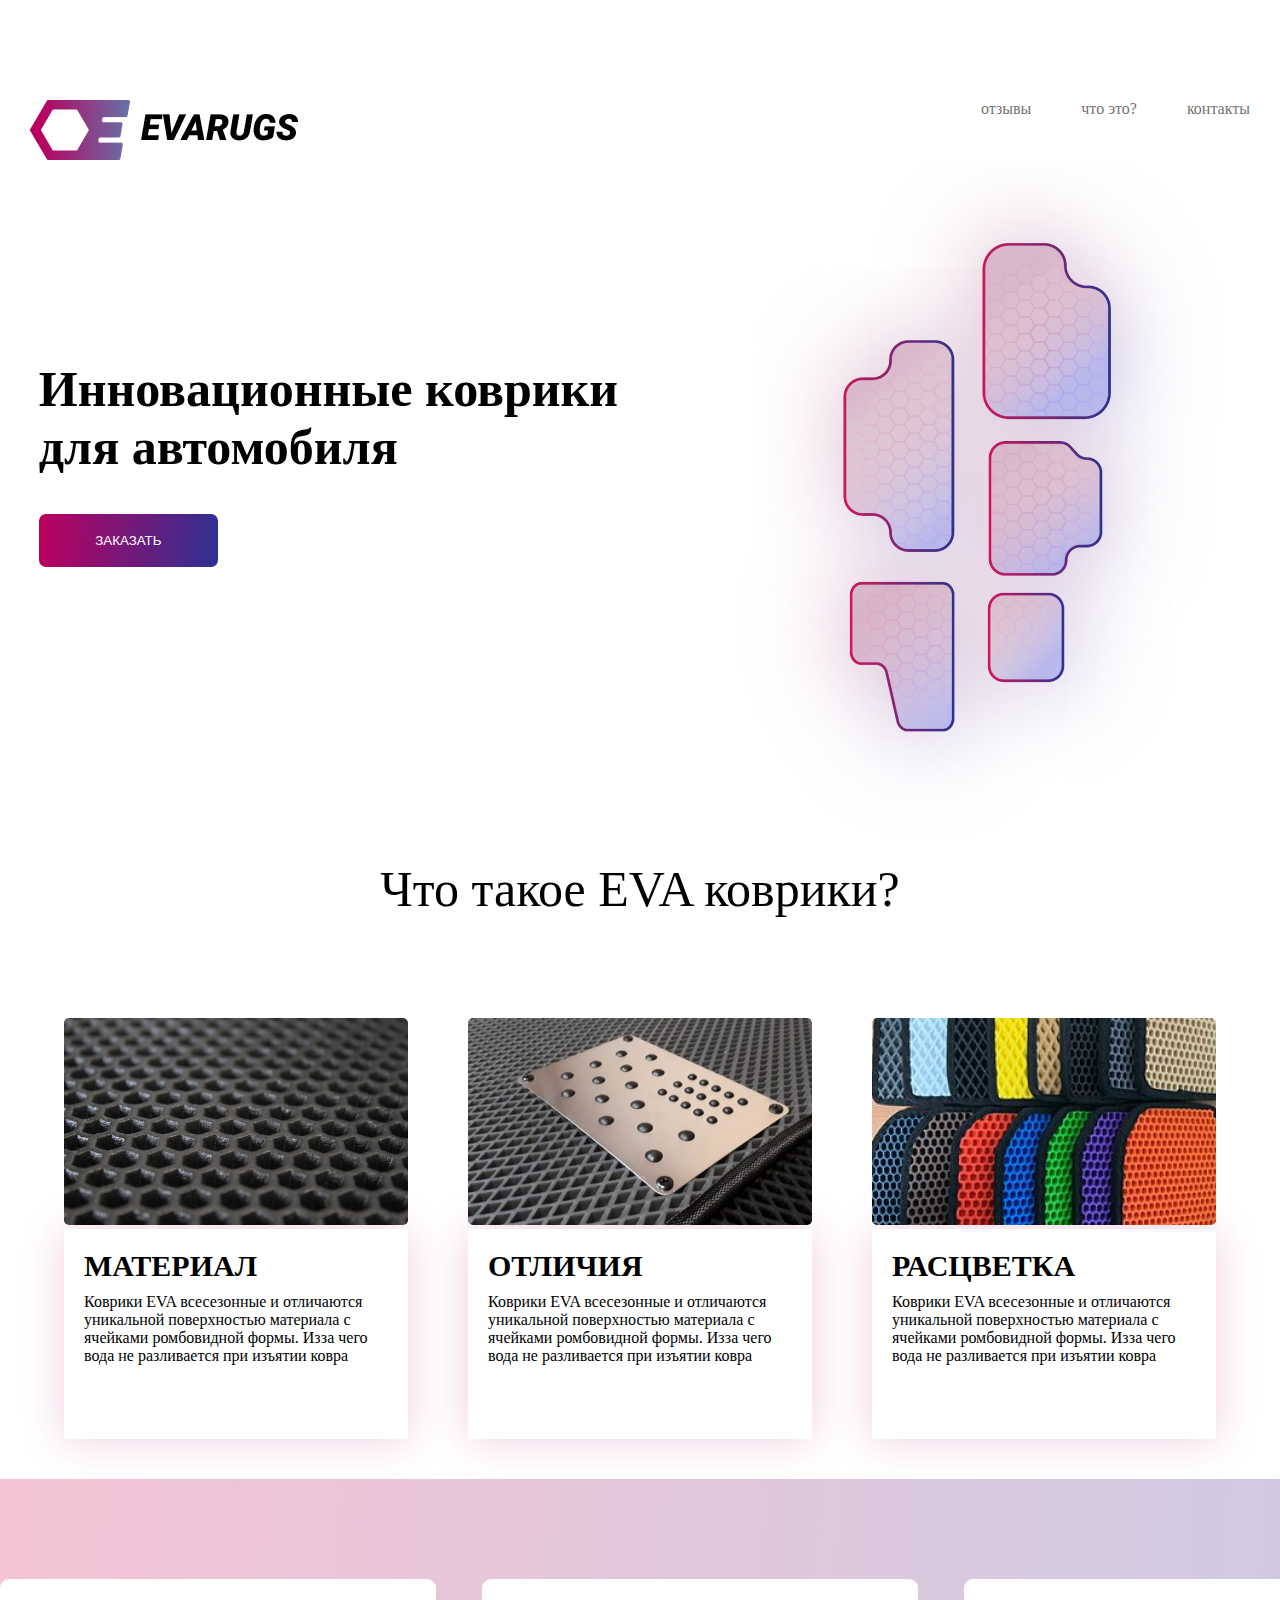
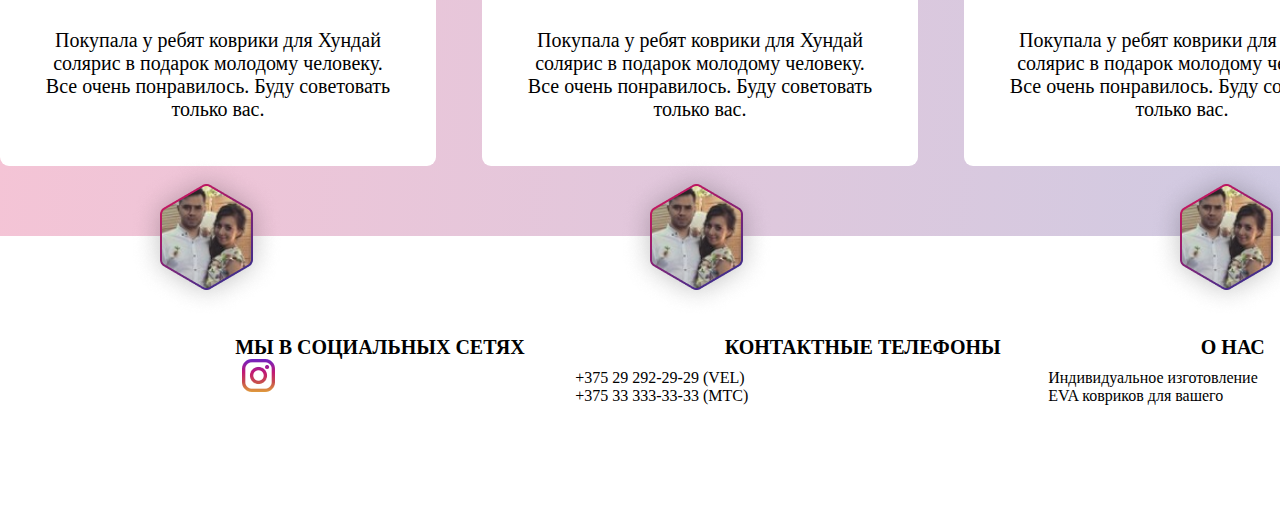
<file: index.html>
<!DOCTYPE html>
<html lang="en">
  <head>
    <meta charset="UTF-8" />
    <meta name="viewport" content="width=device-width, initial-scale=1.0" />
    <title>Document</title>
    <link rel="stylesheet" href="./style.css" />
  </head>
  <body>
    <div class="contain">
      <nav>
        <img src="./Group 2.png" alt="" />
        <ul>
          <li><a href="#">отзывы</a></li>
          <li><a href="#">что это?</a></li>
          <li><a href="#">контакты</a></li>
        </ul>
      </nav>
    </div>

    <header>
      <div class="rasm">
        <h1>
          Инновационные коврики <br />
          для автомобиля
        </h1>
        <br />
        <button><a href="./hra.html">ЗАКАЗАТЬ</a></button>
      </div>
      <div class="rasmik"><img src="./коврф 1.png" alt="" /></div>
    </header>

    <p class="h2">Что такое EVA коврики?</p> 

    <main>
      <div class="cardota">
        <div class="cardim"><img src="./image00004 1.jpg" alt="" /></div>
        <div class="card">
          <h3>МАТЕРИАЛ</h3>
          <p>
            Коврики EVA всесезонные и отличаются уникальной поверхностью
            материала с ячейками ромбовидной формы. Изза чего вода не
            разливается при изъятии ковра
          </p>
        </div>
      </div>
      <div class="cardota">
        <div class="cardim"><img src="./file 1.jpg" alt="" /></div>
        <div class="card">
          <h3>ОТЛИЧИЯ</h3>
          <p>
            Коврики EVA всесезонные и отличаются уникальной поверхностью
            материала с ячейками ромбовидной формы. Изза чего вода не
            разливается при изъятии ковра
          </p>
        </div>
      </div>
      <div class="cardota">
        <div class="cardim"><img src="./kov1-1-300x225 1.jpg" alt="" /></div>

        <div class="card">
          <h3>РАСЦВЕТКА</h3>
          <p>
            Коврики EVA всесезонные и отличаются уникальной поверхностью
            материала с ячейками ромбовидной формы. Изза чего вода не
            разливается при изъятии ковра
          </p>
        </div>
      </div>
    </main>

    <div class="coment">
      <div class="com">
        <p>
          Покупала у ребят коврики для Хундай <br />
          солярис в подарок молодому человеку. <br />
          Все очень понравилось. Буду советовать <br />
          только вас.
        </p>
      </div>
      <img class="jenix" src="./Mask Group.png" alt="" />
      <div class="com">
        <p>
          Покупала у ребят коврики для Хундай <br />
          солярис в подарок молодому человеку. <br />
          Все очень понравилось. Буду советовать <br />
          только вас.
        </p>
      </div>
      <img class="jenixik" src="./Mask Group.png" alt="" />
      <div class="com">
        <p>
          Покупала у ребят коврики для Хундай <br />
          солярис в подарок молодому человеку. <br />
          Все очень понравилось. Буду советовать <br />
          только вас.
        </p>
      </div>
      <img class="jenixbr" src="./Mask Group.png" alt="" />
    </div>
<div class="contain"><footer>
  <div class="text">
    <h1>МЫ В СОЦИАЛЬНЫХ СЕТЯХ</h1>
    <h1>КОНТАКТНЫЕ ТЕЛЕФОНЫ</h1>
    <h1>О НАС</h1>
  </div>

  <div class="plar">
    <img src="./512px-Instagram_new 1.png" alt="" />
    <p>
      +375 29 292-29-29 (VEL)
      <br />
      +375 33 333-33-33 (МТС)
    </p>
    <p>
      Индивидуальное изготовление <br />
      EVA ковриков для вашего
    </p>
  </div>
</footer></div>
    
  </body>
</html>
</file>
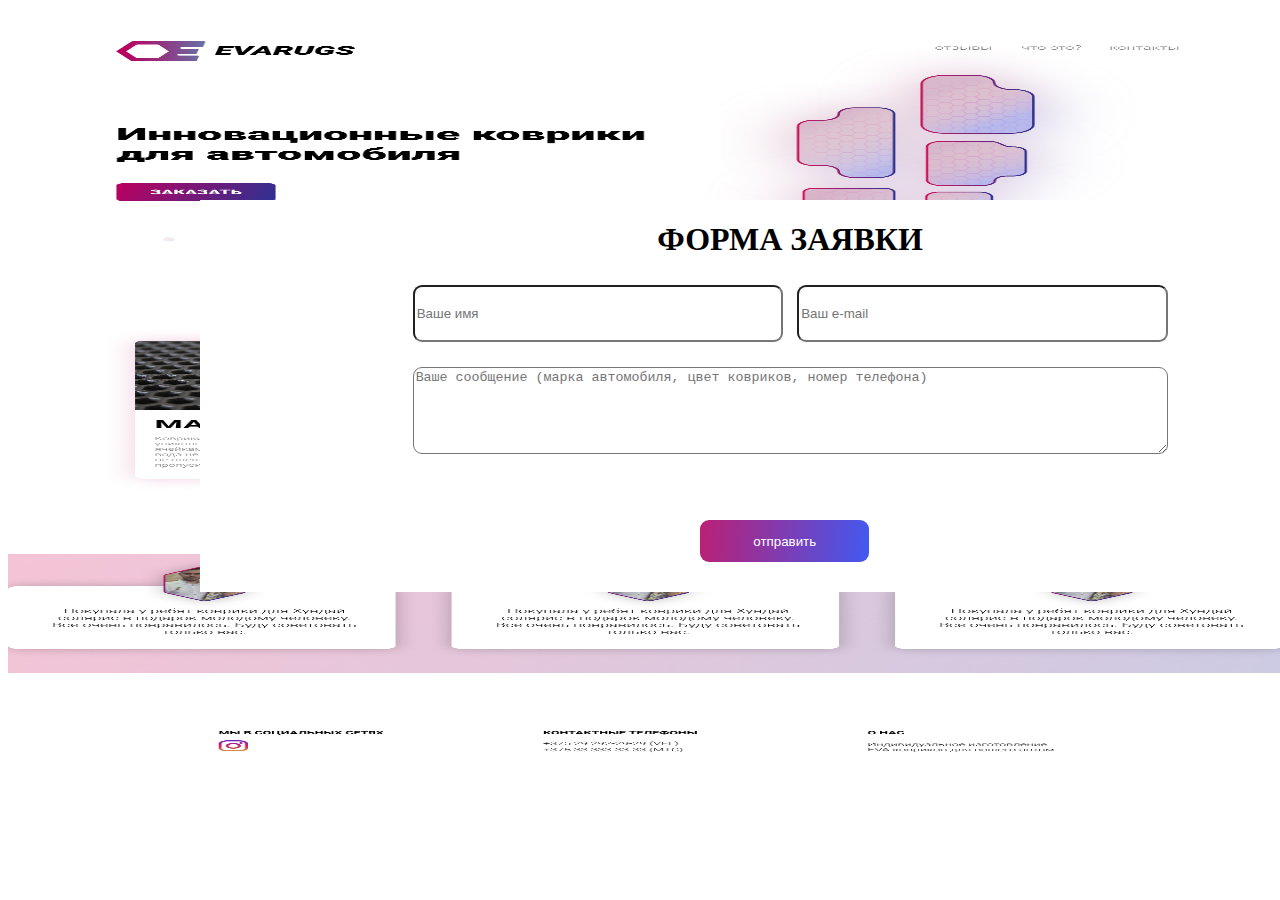
<file: hra.html>
<!DOCTYPE html>
<html lang="en">
  <head>
    <meta charset="UTF-8" />
    <meta name="viewport" content="width=device-width, initial-scale=1.0" />
    <title>Document</title>
    <link rel="stylesheet" href="./hra.css" />
  </head>
  <body>
   <div class="div"></div>
   <img src="./Desktop - 1.jpg" alt="">

    <div class="inputs"> 
      <h1>ФОРМА ЗАЯВКИ</h1>
      <input type="text" placeholder="Ваше имя" />
      <input type="text" placeholder="Ваш e-mail" />
      <textarea
        placeholder="Ваше сообщение (марка автомобиля, цвет ковриков, номер телефона)"
      ></textarea>
      <button>отправить</button>
    </div>
  </body>
</html>
</file>
<file: style.css>
* {
  margin: 0;
  padding: 0;
  box-sizing: border-box;
}

.contain {
  max-width: 1220px;
  margin: 0 auto;
}
nav {
  display: flex;
  justify-content: space-between;
  margin-top: 100px;
}
ul {
  display: flex;
  gap: 50px;
}
li,
a {
  list-style: none;
  text-decoration: none;
  color: #737373;
}
button {
  background: linear-gradient(95.2deg, #b90160 2.23%, #2e3192 99.51%);
  margin-top: 20px;
  width: 179px;
  height: 53px;
  border: 0;
  border-radius: 7px;
}
.rasm {
  margin-top: 200px;
}
h1 {
  font-size: 50px;
}
header {
  display: flex;
  justify-content: center;
  gap: 90px;
}

.h2 {
  font-size: 50px;
  display: flex;
  justify-content: center;
  align-items: center;
}
.card {
  width: 344px;
  height: 210px;
  padding: 20px;
  box-shadow: 0px 0px 40px 0px #b8005f33;
}
p {
  margin-top: 10px;
}
h3 {
  font-size: 30px;
}
main {
  display: flex;
  justify-content: center;
  gap: 60px;
  margin-top: 100px;
}

.cardim > img {
  border-radius: 5px;
}
.coment {
  background: linear-gradient(
    94.31deg,
    rgba(212, 20, 90, 0.25) 0.96%,
    rgba(46, 49, 146, 0.25) 104.83%
  );
  width: 1400px;
  height: 357px;
  top: 1661px;
  margin-top: 40px;
  display: flex;
  justify-content: space-between;

  padding-top: 100px;
}
.com {
  width: 436px;
  height: 187px;
  background: white;
  border-radius: 9px;
  text-align: center;
  padding-top: 40px;
}

.jenix {
  position: absolute;
  z-index: 1;
  bottom: -1020px;
  left: 130px;
}
.com > p {
  font-size: 20px;
}
.jenixbr {
  position: absolute;
  left: 620px;
  bottom: -1020px;
}
.jenixik {
  position: absolute;
  left: 1150px;
  bottom: -1020px;
}

footer {
  display: flex;
  justify-content: center;
  padding: 100px;
  width: 1440px;
  flex-wrap: wrap;
}
.text {
  display: flex;
  gap: 200px;
}
.text > h1 {
  font-size: 20px;
}
.plar {
  display: flex;
  gap: 300px;
}
.plar > img {
  width: 33px;
  height: 33px;
}
button > a {
  color: white;
}
@media screen and (min-width: 600px) and (max-width: 800px) {
  main {
    display: flex;
    justify-content: center;
    flex-wrap: wrap;
  }
  .card,
  .cardota,
  .cardim {
    width: 600px;
  }
  .cardim > img {
    width: 600px;
  }
  ul {
    display: none;
  }
  .coment {
    display: flex;
    justify-content: center;
    flex-wrap: wrap;
    width: 769px;
    height: 948px;
  }
  .rasmik > img {
    width: 368px;
    height: 473px;
  }
  .rasm > h1 {
    font-size: 40px;
  }
  .com {
    flex-wrap: wrap;
  }
  header {
    gap: 40px;
    padding-left: 50px;
  }
  .jenix {
    top: 2680px;
    left: 300px;
  }
  .jenixbr {
    top: 2960px;
    left: 300px;
  }
  .jenixik {
    top: 3240px;
    left: 300px;
  }

  .plar {
    gap: 100px;
  }
  .text {
    gap: 30px;
    font-size: 10px;
  }
  footer {
    margin-left: -300px;
  }
  button > a {
    color: white;
  }
}

@media screen and (min-width: 300px) and (max-width: 600px) {
  ul {
    display: none;
  }
  nav > img {
    display: flex;
    text-align: center;
    margin-left: 120px;
  }
  .rasmik {
    display: none;
  }
  button {
    display: flex;
    align-items: center;
  }
  .rasm > h1 {
    margin-left: 120px;
    margin-top: -100px;
    font-size: 40px;
  }
  button {
    margin-left: 150px;
    margin-bottom: 50px;
    padding-left: 50px;
    margin-top: 100px;
    border-radius: 15px;
  }

  .h2 {
    margin-left: 50px;
    font-size: 35px;
    display: flex;
  }

  .card,
  .cardota {
    width: 270px;
    height: 223px;
  }
  .cardim > img {
    width: 270px;
  }

  main {
    display: flex;
    justify-content: center;
    flex-wrap: wrap;
  }
  .cardota {
    margin-bottom: 150px;
  }
  .coment{flex-wrap: wrap;width: 501px;
    height: 948px;
    background: linear-gradient(94.31deg, rgba(212, 20, 90, 0.25) 0.96%, rgba(46, 49, 146, 0.25) 104.83%);
}
 .com{width: 367px;
  height: 201px;
  
  margin-left: 84px;
  }
  .jenix{bottom: -1900px;
  left: 180px;}
  .jenixbr{top:2630px ;left: 180px;}
  .jenixik{top: 2050px;left: 180px;}
  footer{width: 321px;
    height: 317px;
   
    }
    .text{flex-wrap: wrap; gap: 130px;margin-left: 150px;}
    .plar{flex-wrap: wrap; gap: 130px; position: absolute; height:250px ; top: 3200px; left: 150px;}
}
</file>
<file: hra.css>
input {
  width: 362.4922790527344px;
  height: 50.724178314208984px;
  margin: 5px;
  border-radius: 9px;
}
.inputs {
  width: 1180.2650146484375px;
  height: 392.1844787597656px;
  gap: 50px;
  position: absolute;
  top: 200px;
  left: 200px;
  background-color: white;
  z-index: 11;
  flex-wrap: wrap;
  text-align: center;
}
textarea {
  margin-top: 20px;
  width: 749px;
height: 81px;
top: 456.63px;
left: 369.27px;
border-width: 1px;
border-radius: 9px;

}


img {
  background-color: rgba(255, 255, 255, 0.1);
  backdrop-filter: blur(40px);

  width: 100%;
  position: absolute;
  height: 800px;
  top: 0;
  z-index: 10;
}
button {
  background: linear-gradient(96.12deg, #d4145a -21.03%, #3d5bf5 103.56%);
  width: 169.49298095703125px;
  height: 42.06394958496094px;
  top: 320px;
  left: 500px;
  border-radius: 9px;
  position: absolute;
  border: 0;
  color: white;
}

@media screen and (min-width:600px) and (max-width:800px) {

  
.inputs{display: flex;
justify-content: center; margin-left: -150px;
flex-wrap: wrap;
width: 635px;
height: 601px;
gap: 0px;
}
button{top: 580px; left: 200px;}
input{margin: 0px;
  width: 432px;
  height: 41px;
  top: 390px;
  left: 179px;
  border-radius: 9px;
  border-width: 1px;
  }
}
</file>
